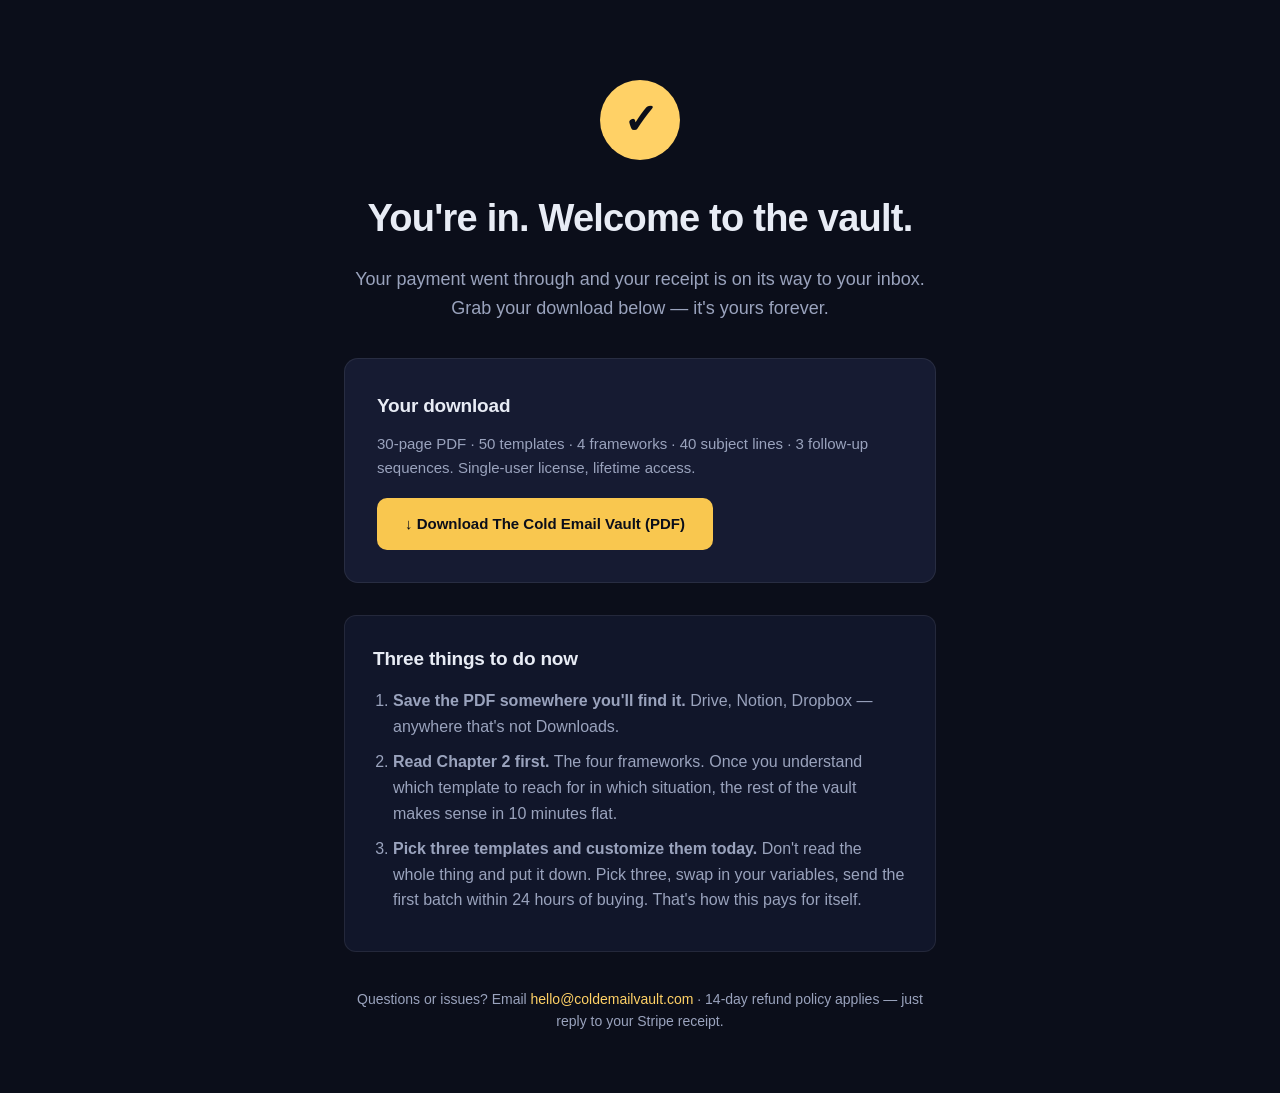
<file: docs/success.html>
<!DOCTYPE html>
<html lang="en">
<head>
<meta charset="UTF-8">
<meta name="viewport" content="width=device-width, initial-scale=1">
<title>Thank you — your Cold Email Vault is ready</title>
<meta name="robots" content="noindex">
<link rel="stylesheet" href="style.css">
<style>
  .success-wrap {
    max-width: 640px;
    margin: 0 auto;
    padding: 80px 24px 60px;
    text-align: center;
  }
  .check-icon {
    width: 80px;
    height: 80px;
    background: var(--accent);
    color: var(--primary-text);
    border-radius: 50%;
    display: inline-flex;
    align-items: center;
    justify-content: center;
    font-size: 42px;
    font-weight: 700;
    margin-bottom: 28px;
  }
  .success-wrap h1 { font-size: 38px; margin-bottom: 16px; letter-spacing: -0.02em; }
  .success-wrap .lead { font-size: 18px; color: var(--muted); margin-bottom: 36px; }
  .download-card {
    background: var(--surface);
    border: 1px solid var(--border);
    border-radius: 14px;
    padding: 32px;
    margin-bottom: 32px;
    text-align: left;
  }
  .download-card h3 { font-size: 19px; margin-bottom: 10px; }
  .download-card p { color: var(--muted); margin-bottom: 18px; font-size: 15px; }
  .download-btn {
    display: inline-block;
    background: var(--primary);
    color: var(--primary-text);
    padding: 14px 28px;
    border-radius: 10px;
    text-decoration: none;
    font-weight: 700;
    font-size: 15px;
  }
  .next-steps {
    text-align: left;
    background: var(--bg-2);
    padding: 28px;
    border-radius: 12px;
    border: 1px solid var(--border);
  }
  .next-steps h3 { margin-bottom: 14px; }
  .next-steps ol { padding-left: 20px; color: var(--muted); }
  .next-steps li { margin-bottom: 10px; line-height: 1.6; }
  .support {
    margin-top: 36px;
    color: var(--muted);
    font-size: 14px;
  }
  .support a { color: var(--accent); text-decoration: none; }
</style>
</head>
<body>

<div class="success-wrap">
  <div class="check-icon">✓</div>
  <h1>You're in. Welcome to the vault.</h1>
  <p class="lead">Your payment went through and your receipt is on its way to your inbox. Grab your download below — it's yours forever.</p>

  <div class="download-card">
    <h3>Your download</h3>
    <p>30-page PDF · 50 templates · 4 frameworks · 40 subject lines · 3 follow-up sequences. Single-user license, lifetime access.</p>
    <a href="cold-email-vault.pdf" class="download-btn" download>↓ Download The Cold Email Vault (PDF)</a>
  </div>

  <div class="next-steps">
    <h3>Three things to do now</h3>
    <ol>
      <li><strong>Save the PDF somewhere you'll find it.</strong> Drive, Notion, Dropbox — anywhere that's not Downloads.</li>
      <li><strong>Read Chapter 2 first.</strong> The four frameworks. Once you understand which template to reach for in which situation, the rest of the vault makes sense in 10 minutes flat.</li>
      <li><strong>Pick three templates and customize them today.</strong> Don't read the whole thing and put it down. Pick three, swap in your variables, send the first batch within 24 hours of buying. That's how this pays for itself.</li>
    </ol>
  </div>

  <p class="support">Questions or issues? Email <a href="mailto:hello@coldemailvault.com">hello@coldemailvault.com</a> · 14-day refund policy applies — just reply to your Stripe receipt.</p>
</div>

</body>
</html>
</file>
<file: docs/style.css>
:root {
  --bg: #0b0e1a;
  --bg-2: #11162a;
  --surface: #161b32;
  --border: rgba(255, 255, 255, 0.08);
  --text: #e8ecf5;
  --muted: #9aa3bd;
  --accent: #ffd166;
  --accent-2: #4cc9f0;
  --primary: #f9c74f;
  --primary-text: #0b0e1a;
  --max: 1100px;
}

* { box-sizing: border-box; margin: 0; padding: 0; }
html { scroll-behavior: smooth; }
body {
  font-family: -apple-system, BlinkMacSystemFont, "Segoe UI", Inter, Roboto, "Helvetica Neue", Arial, sans-serif;
  background: var(--bg);
  color: var(--text);
  line-height: 1.6;
  -webkit-font-smoothing: antialiased;
}

.container { max-width: var(--max); margin: 0 auto; padding: 0 24px; }

/* Header */
header {
  background: rgba(11, 14, 26, 0.85);
  backdrop-filter: blur(10px);
  border-bottom: 1px solid var(--border);
  position: sticky;
  top: 0;
  z-index: 100;
}
header .container {
  display: flex;
  align-items: center;
  justify-content: space-between;
  padding-top: 18px;
  padding-bottom: 18px;
}
.brand {
  font-weight: 700;
  font-size: 17px;
  letter-spacing: -0.01em;
}
.nav-cta {
  background: var(--primary);
  color: var(--primary-text);
  padding: 10px 18px;
  border-radius: 999px;
  text-decoration: none;
  font-weight: 600;
  font-size: 14px;
  transition: transform 0.15s;
}
.nav-cta:hover { transform: translateY(-1px); }

/* Hero */
.hero {
  padding: 80px 0 100px;
  background: radial-gradient(ellipse at top, rgba(76, 201, 240, 0.08), transparent 60%),
              radial-gradient(ellipse at bottom right, rgba(249, 199, 79, 0.06), transparent 60%);
}
.kicker {
  display: inline-block;
  font-size: 13px;
  color: var(--accent-2);
  letter-spacing: 0.12em;
  text-transform: uppercase;
  font-weight: 600;
  margin-bottom: 18px;
  padding: 6px 14px;
  border: 1px solid rgba(76, 201, 240, 0.3);
  border-radius: 999px;
  background: rgba(76, 201, 240, 0.06);
}
.hero h1 {
  font-size: clamp(34px, 5.5vw, 60px);
  font-weight: 800;
  letter-spacing: -0.025em;
  line-height: 1.05;
  margin-bottom: 24px;
}
.hero h1 .accent { color: var(--accent); }
.sub {
  font-size: 19px;
  color: var(--muted);
  max-width: 720px;
  margin-bottom: 36px;
}
.hero-cta {
  display: flex;
  align-items: center;
  gap: 20px;
  flex-wrap: wrap;
  margin-bottom: 40px;
}
.btn-primary {
  background: var(--primary);
  color: var(--primary-text);
  padding: 16px 32px;
  border-radius: 12px;
  text-decoration: none;
  font-weight: 700;
  font-size: 17px;
  display: inline-block;
  transition: transform 0.15s, box-shadow 0.2s;
  box-shadow: 0 4px 16px rgba(249, 199, 79, 0.25);
}
.btn-primary:hover { transform: translateY(-2px); box-shadow: 0 8px 24px rgba(249, 199, 79, 0.35); }
.btn-big { padding: 22px 44px; font-size: 19px; width: 100%; text-align: center; }
.muted { color: var(--muted); font-size: 14px; }
.hero-list {
  list-style: none;
  display: grid;
  grid-template-columns: repeat(auto-fit, minmax(280px, 1fr));
  gap: 12px 32px;
  max-width: 820px;
}
.hero-list li {
  position: relative;
  padding-left: 28px;
  font-size: 15px;
  color: #cdd5e8;
}
.hero-list li::before {
  content: '✓';
  position: absolute;
  left: 0;
  top: 0;
  color: var(--accent);
  font-weight: 700;
  font-size: 17px;
}

/* Sections */
section { padding: 80px 0; }
section:nth-child(even) { background: var(--bg-2); }
h2 {
  font-size: clamp(28px, 3.5vw, 40px);
  font-weight: 800;
  letter-spacing: -0.02em;
  margin-bottom: 28px;
  line-height: 1.15;
}
h3 {
  font-size: 19px;
  font-weight: 700;
  margin-bottom: 8px;
  letter-spacing: -0.01em;
}

/* Problem */
.problem h2 { max-width: 780px; }
.grid-2 {
  display: grid;
  grid-template-columns: repeat(auto-fit, minmax(280px, 1fr));
  gap: 32px;
  margin: 32px 0;
}
.grid-2 > div {
  background: var(--surface);
  border: 1px solid var(--border);
  padding: 28px;
  border-radius: 14px;
}
.grid-2 p { color: var(--muted); }
.problem-resolve {
  font-size: 17px;
  color: #d8dfee;
  max-width: 800px;
  margin-top: 20px;
  padding: 24px;
  background: rgba(249, 199, 79, 0.06);
  border-left: 3px solid var(--primary);
  border-radius: 6px;
}

/* Contents grid */
.contents-grid {
  display: grid;
  grid-template-columns: repeat(auto-fit, minmax(260px, 1fr));
  gap: 18px;
  margin-top: 32px;
}
.content-card {
  background: var(--surface);
  border: 1px solid var(--border);
  padding: 24px;
  border-radius: 14px;
  transition: transform 0.15s, border-color 0.15s;
}
.content-card:hover { transform: translateY(-2px); border-color: rgba(249, 199, 79, 0.25); }
.content-num {
  font-size: 13px;
  color: var(--accent-2);
  font-weight: 700;
  letter-spacing: 0.1em;
  margin-bottom: 10px;
}
.content-card p { color: var(--muted); font-size: 14.5px; line-height: 1.5; }

/* Sample template */
.sample-card {
  background: var(--surface);
  border: 1px solid var(--border);
  border-left: 4px solid var(--primary);
  padding: 28px;
  border-radius: 12px;
  max-width: 720px;
  margin: 32px auto;
}
.sample-meta {
  font-size: 13px;
  color: var(--muted);
  letter-spacing: 0.05em;
  margin-bottom: 12px;
  text-transform: uppercase;
}
.sample-subject {
  color: var(--accent);
  font-weight: 600;
  margin-bottom: 16px;
  font-size: 16px;
}
.sample-card pre {
  background: rgba(0, 0, 0, 0.25);
  padding: 18px;
  border-radius: 8px;
  font-family: "SF Mono", Menlo, Consolas, monospace;
  font-size: 14px;
  color: #cdd5e8;
  white-space: pre-wrap;
  line-height: 1.65;
  border: 1px solid var(--border);
}
.center { text-align: center; }

/* Value */
.value-grid {
  display: grid;
  grid-template-columns: repeat(auto-fit, minmax(220px, 1fr));
  gap: 24px;
  margin: 32px 0;
  text-align: center;
}
.value-stat {
  font-size: 48px;
  font-weight: 800;
  color: var(--accent);
  line-height: 1.1;
  margin-bottom: 8px;
}
.value-stat.strike {
  color: var(--muted);
  text-decoration: line-through;
}
.value-grid p { color: var(--muted); }

/* Who */
.who-list {
  list-style: none;
  max-width: 720px;
  margin: 0 auto 40px;
}
.who-list li {
  padding: 14px 0;
  border-bottom: 1px solid var(--border);
  font-size: 16px;
  color: #cdd5e8;
}
.who-list li:last-child { border-bottom: none; }
.who-list strong { color: var(--text); }

/* Buy card */
.buy-card {
  max-width: 540px;
  margin: 40px auto 0;
  background: var(--surface);
  border: 1px solid var(--border);
  border-radius: 18px;
  padding: 40px;
  text-align: center;
  box-shadow: 0 20px 60px rgba(0, 0, 0, 0.3);
}
.buy-title { font-size: 22px; font-weight: 700; margin-bottom: 8px; }
.buy-price {
  font-size: 56px;
  font-weight: 800;
  color: var(--accent);
  margin: 8px 0 24px;
  letter-spacing: -0.02em;
}
.buy-once { font-size: 18px; color: var(--muted); font-weight: 500; }
.buy-features {
  list-style: none;
  text-align: left;
  margin: 24px 0 32px;
}
.buy-features li {
  position: relative;
  padding: 10px 0 10px 30px;
  border-bottom: 1px solid var(--border);
  color: #cdd5e8;
  font-size: 15px;
}
.buy-features li:last-child { border-bottom: none; }
.buy-features li::before {
  content: '✓';
  position: absolute;
  left: 0;
  top: 9px;
  color: var(--accent);
  font-weight: 700;
}
.buy-secure { margin-top: 18px; font-size: 13px; color: var(--muted); }

/* FAQ */
.faq h2 { text-align: center; margin-bottom: 40px; }
details {
  background: var(--surface);
  border: 1px solid var(--border);
  border-radius: 12px;
  margin-bottom: 12px;
  padding: 0;
  max-width: 800px;
  margin-left: auto;
  margin-right: auto;
}
summary {
  cursor: pointer;
  padding: 20px 24px;
  font-weight: 600;
  font-size: 16px;
  list-style: none;
  position: relative;
  padding-right: 50px;
}
summary::-webkit-details-marker { display: none; }
summary::after {
  content: '+';
  position: absolute;
  right: 24px;
  top: 50%;
  transform: translateY(-50%);
  font-size: 22px;
  color: var(--accent);
  font-weight: 300;
  transition: transform 0.2s;
}
details[open] summary::after { transform: translateY(-50%) rotate(45deg); }
details > p {
  padding: 0 24px 22px;
  color: var(--muted);
  font-size: 15px;
  line-height: 1.65;
}

/* Footer */
footer {
  background: var(--bg);
  border-top: 1px solid var(--border);
  padding: 40px 0;
  text-align: center;
  color: var(--muted);
  font-size: 14px;
}
.footer-links { margin-top: 12px; }
.footer-links a {
  color: var(--muted);
  text-decoration: none;
  margin: 0 8px;
}
.footer-links a:hover { color: var(--accent); }

/* Responsive */
@media (max-width: 640px) {
  .hero { padding: 60px 0 80px; }
  section { padding: 60px 0; }
  .buy-card { padding: 28px 22px; }
  .buy-price { font-size: 44px; }
  .nav-cta { padding: 8px 14px; font-size: 13px; }
}
</file>
